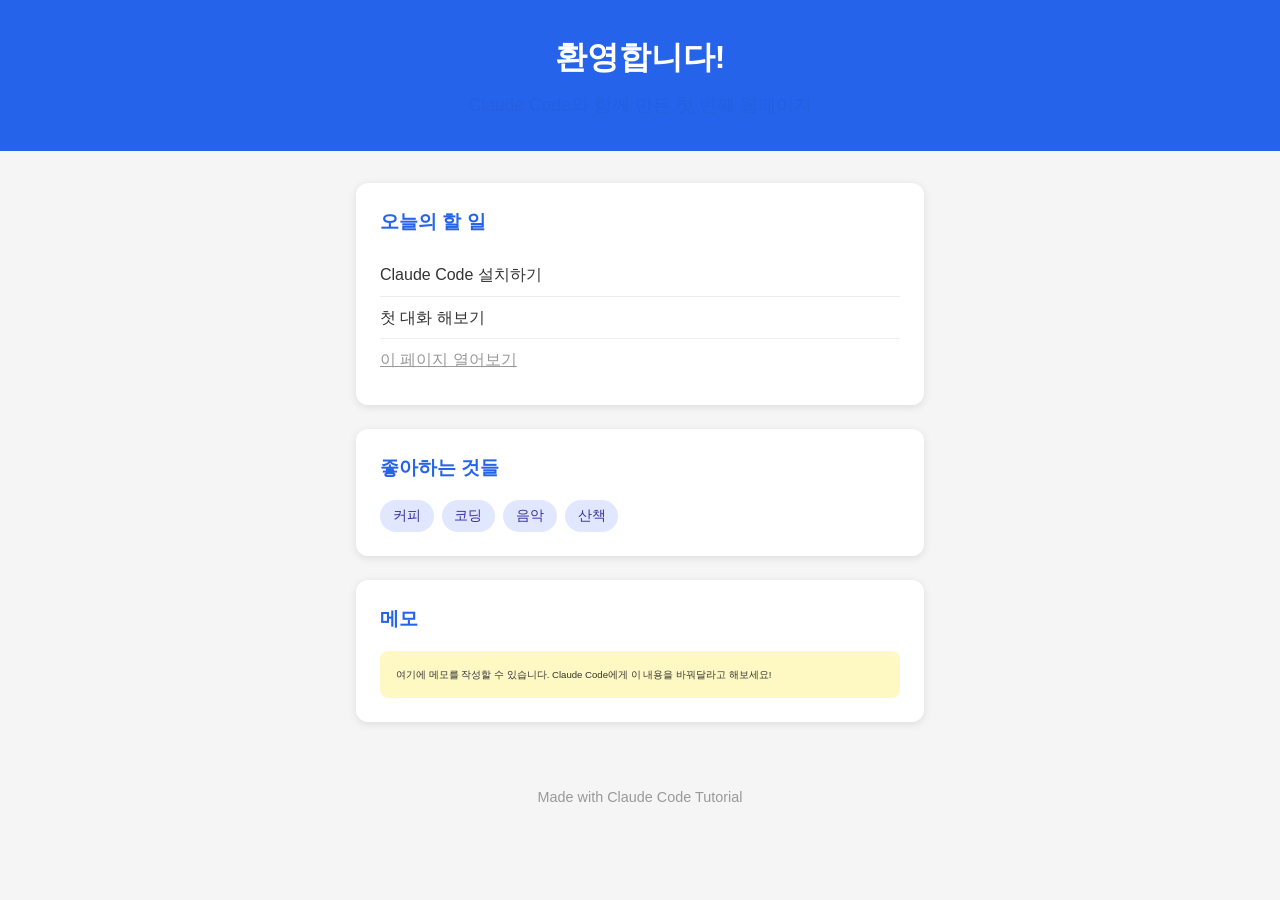
<file: tutorial/sandbox/hello-world/index.html>
<!DOCTYPE html>
<html lang="ko">
<head>
  <meta charset="UTF-8">
  <meta name="viewport" content="width=device-width, initial-scale=1.0">
  <title>나의 첫 웹페이지</title>
  <link rel="stylesheet" href="style.css">
</head>
<body>
  <header>
    <h1>환영합니다!</h1>
    <p class="subtitle">Claude Code와 함께 만든 첫 번째 웹페이지</p>
  </header>

  <main>
    <section class="card">
      <h2>오늘의 할 일</h2>
      <ul>
        <li>Claude Code 설치하기</li>
        <li>첫 대화 해보기</li>
        <li class="done">이 페이지 열어보기</li>
      </ul>
    </section>

    <section class="card">
      <h2>좋아하는 것들</h2>
      <div class="tags">
        <span class="tag">커피</span>
        <span class="tag">코딩</span>
        <span class="tag">음악</span>
        <span class="tag">산책</span>
      </div>
    </section>

    <section class="card">
      <h2>메모</h2>
      <p class="memo">여기에 메모를 작성할 수 있습니다. Claude Code에게 이 내용을 바꿔달라고 해보세요!</p>
    </section>
  </main>

  <footer>
    <p>Made with Claude Code Tutorial</p>
  </footer>
</body>
</html>
</file>
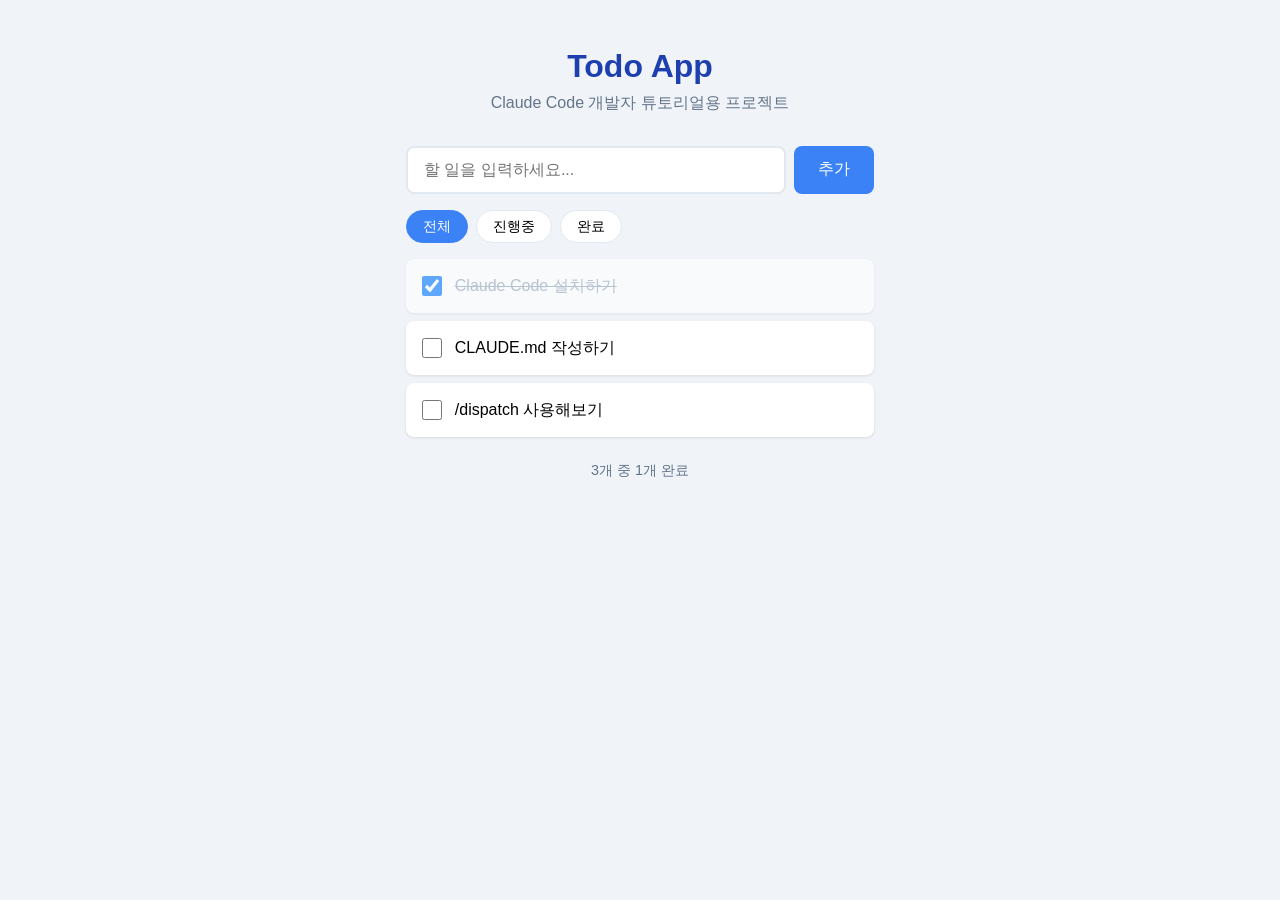
<file: tutorial/sandbox/todo-app/index.html>
<!DOCTYPE html>
<html lang="ko">
<head>
  <meta charset="UTF-8">
  <meta name="viewport" content="width=device-width, initial-scale=1.0">
  <title>Todo App</title>
  <link rel="stylesheet" href="style.css">
</head>
<body>
  <div id="app">
    <header>
      <h1>Todo App</h1>
      <p>Claude Code 개발자 튜토리얼용 프로젝트</p>
    </header>

    <div class="input-area">
      <input type="text" id="todoInput" placeholder="할 일을 입력하세요...">
      <button id="addBtn" onclick="addTodo()">추가</button>
    </div>

    <div class="filters">
      <button class="filter active" onclick="filterTodos('all')">전체</button>
      <button class="filter" onclick="filterTodos('active')">진행중</button>
      <button class="filter" onclick="filterTodos('done')">완료</button>
    </div>

    <ul id="todoList"></ul>

    <div class="stats">
      <span id="totalCount">0</span>개 중 <span id="doneCount">0</span>개 완료
    </div>
  </div>

  <script src="app.js"></script>
</body>
</html>
</file>
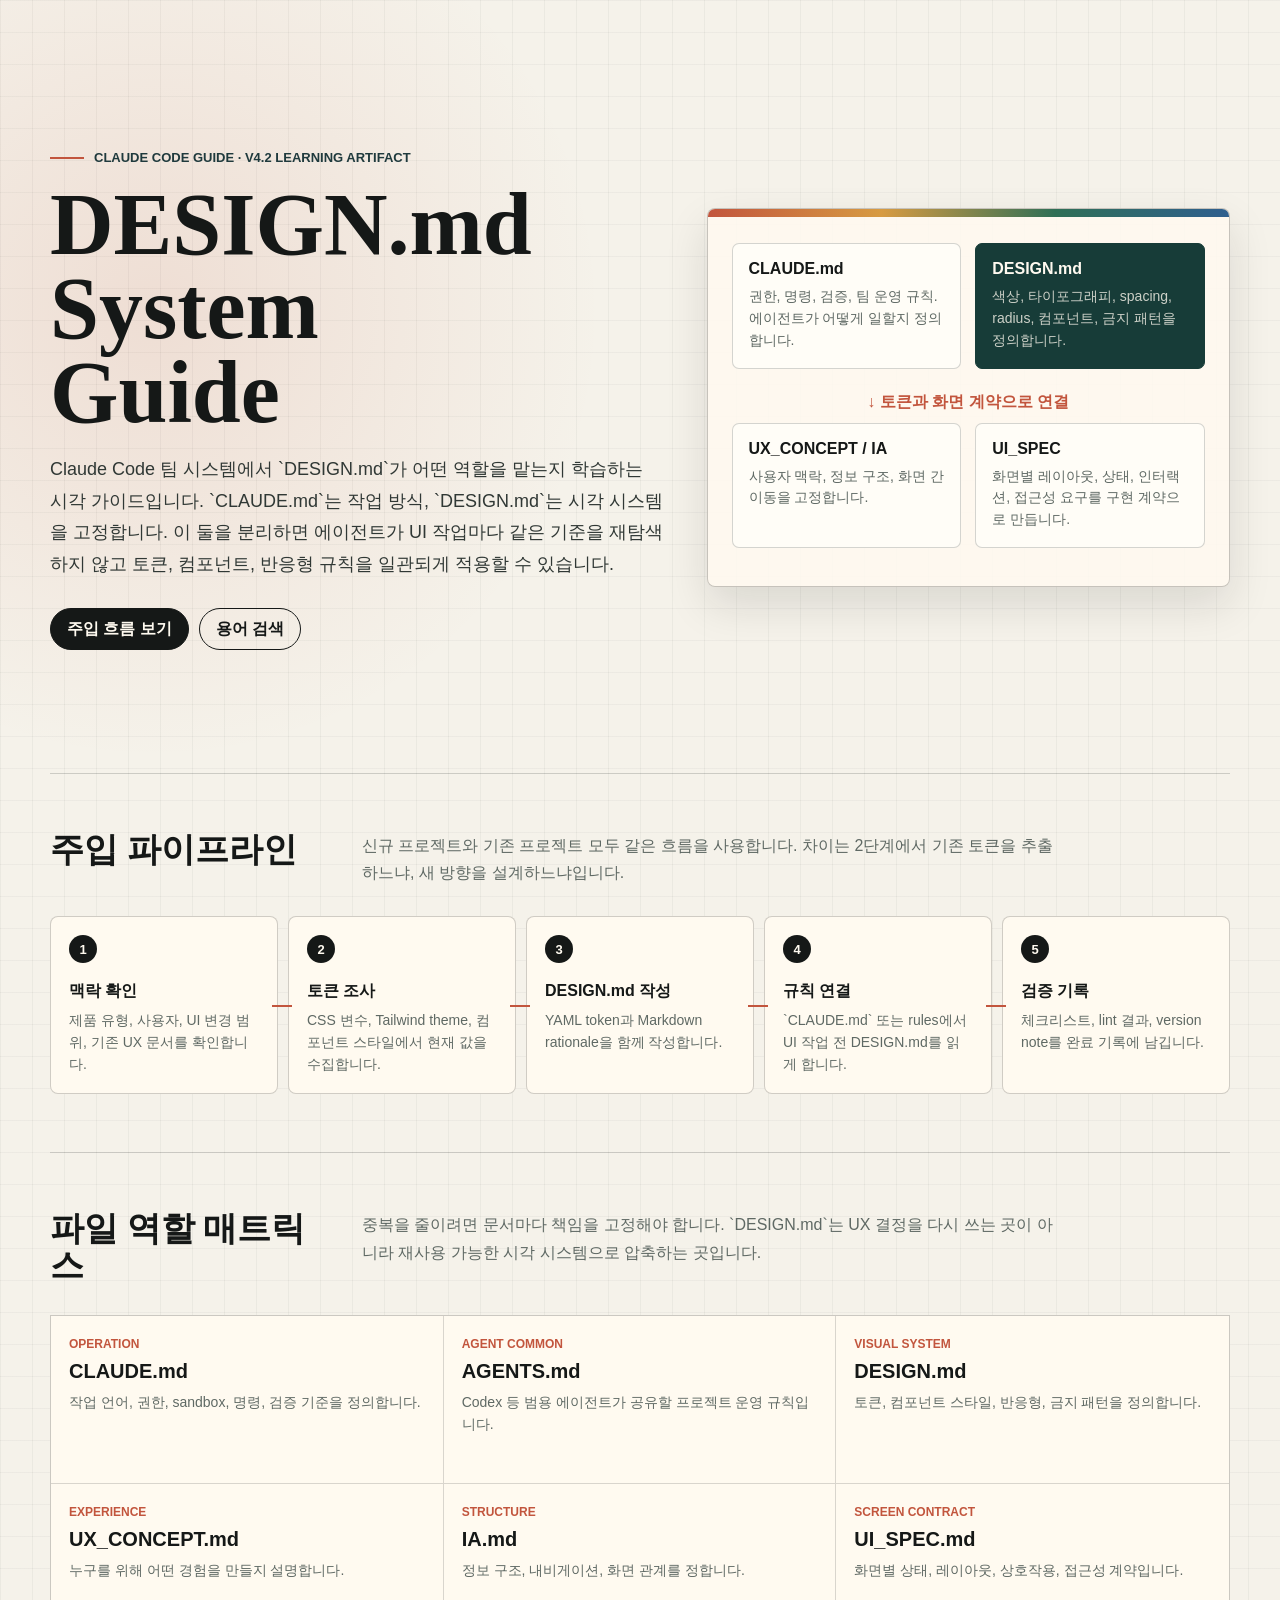
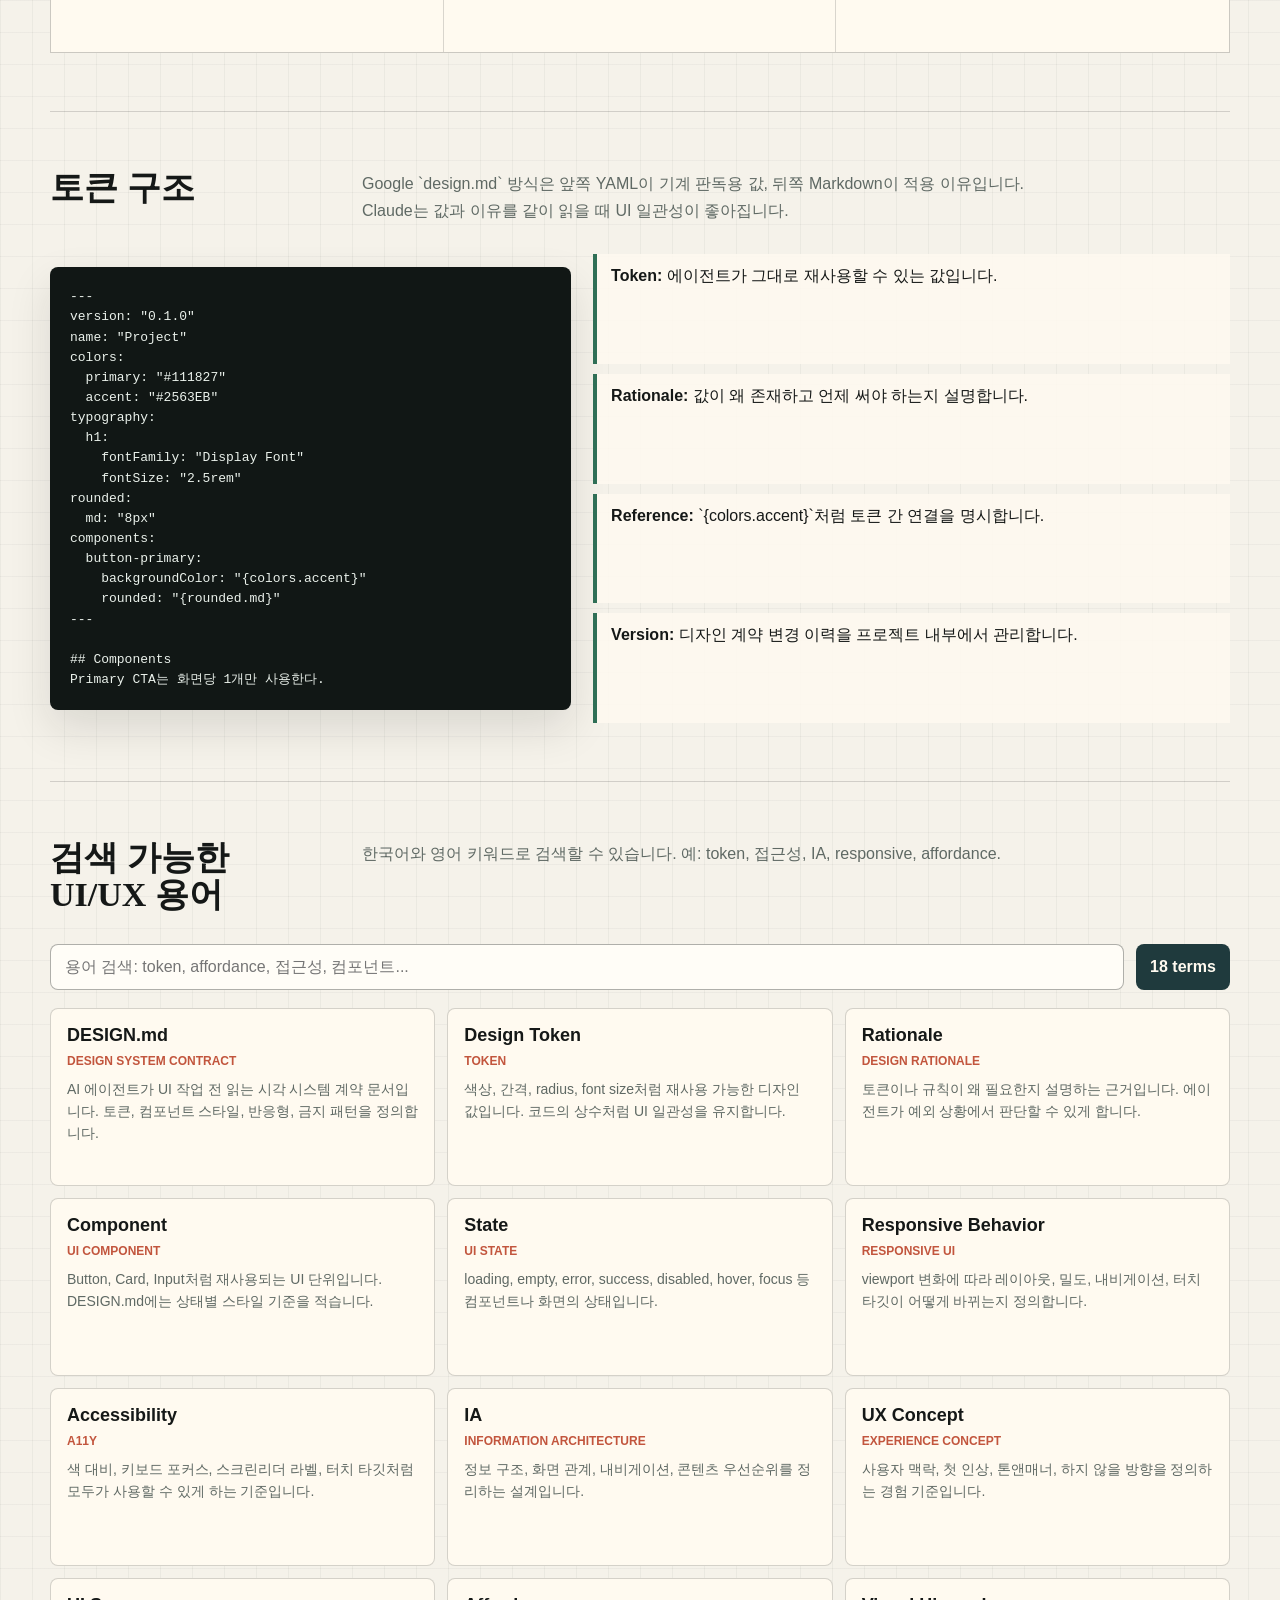
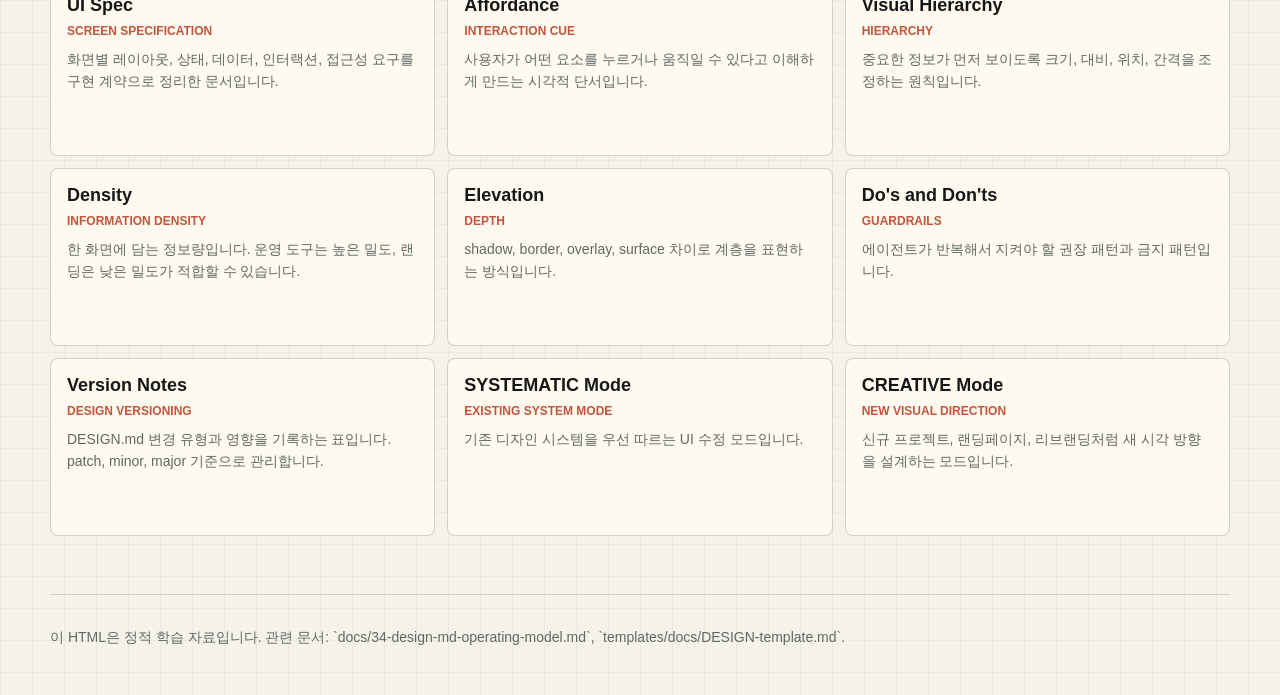
<file: docs/design-md-system-guide.html>
<!doctype html>
<html lang="ko">
<head>
  <meta charset="utf-8">
  <meta name="viewport" content="width=device-width, initial-scale=1">
  <title>DESIGN.md System Guide - Claude Code Guide</title>
  <style>
    :root {
      --ink: #151817;
      --muted: #5f6964;
      --line: #cfd8d2;
      --paper: #f5f2ea;
      --surface: #fffaf0;
      --steel: #1f3a3d;
      --moss: #2f6f56;
      --signal: #c2553d;
      --amber: #d79b42;
      --blue: #2f5f8f;
      --shadow: 0 18px 44px rgba(21, 24, 23, .12);
      --radius: 8px;
    }

    * { box-sizing: border-box; }

    html {
      scroll-behavior: smooth;
      background: var(--paper);
      color: var(--ink);
      font-family: "Aptos", "Noto Sans KR", "Apple SD Gothic Neo", sans-serif;
    }

    body {
      margin: 0;
      min-height: 100vh;
      background:
        linear-gradient(90deg, rgba(21, 24, 23, .045) 1px, transparent 1px) 0 0 / 32px 32px,
        linear-gradient(rgba(21, 24, 23, .035) 1px, transparent 1px) 0 0 / 32px 32px,
        radial-gradient(circle at 12% 8%, rgba(194, 85, 61, .13), transparent 28rem),
        var(--paper);
    }

    a { color: inherit; }

    .shell {
      width: min(1180px, calc(100% - 32px));
      margin: 0 auto;
    }

    .hero {
      min-height: 86vh;
      display: grid;
      grid-template-columns: 1.08fr .92fr;
      gap: 42px;
      align-items: center;
      padding: 56px 0 34px;
      border-bottom: 1px solid rgba(21, 24, 23, .18);
    }

    .eyebrow {
      display: inline-flex;
      align-items: center;
      gap: 10px;
      color: var(--steel);
      font-size: 13px;
      font-weight: 800;
      text-transform: uppercase;
      letter-spacing: 0;
    }

    .eyebrow::before {
      content: "";
      width: 34px;
      height: 2px;
      background: var(--signal);
    }

    h1 {
      margin: 18px 0 20px;
      font-family: "Georgia", "Noto Serif KR", serif;
      font-size: clamp(42px, 7vw, 88px);
      line-height: .95;
      letter-spacing: 0;
      max-width: 10ch;
    }

    .lead {
      max-width: 68ch;
      color: #303835;
      font-size: 18px;
      line-height: 1.75;
    }

    .hero-actions {
      display: flex;
      flex-wrap: wrap;
      gap: 10px;
      margin-top: 28px;
    }

    .button {
      display: inline-flex;
      align-items: center;
      min-height: 42px;
      padding: 0 16px;
      border: 1px solid var(--ink);
      border-radius: 999px;
      background: var(--ink);
      color: var(--surface);
      font-weight: 800;
      text-decoration: none;
    }

    .button.secondary {
      background: transparent;
      color: var(--ink);
    }

    .panel {
      position: relative;
      border: 1px solid rgba(21, 24, 23, .24);
      border-radius: var(--radius);
      background: rgba(255, 250, 240, .86);
      box-shadow: var(--shadow);
      overflow: hidden;
    }

    .panel::before {
      content: "";
      position: absolute;
      inset: 0 0 auto;
      height: 8px;
      background: linear-gradient(90deg, var(--signal), var(--amber), var(--moss), var(--blue));
    }

    .stack-map {
      padding: 34px 24px 24px;
    }

    .map-row {
      display: grid;
      grid-template-columns: 1fr 1fr;
      gap: 14px;
      margin-bottom: 14px;
    }

    .node {
      min-height: 112px;
      padding: 16px;
      border: 1px solid rgba(21, 24, 23, .18);
      background: #fffdf7;
      border-radius: 7px;
    }

    .node strong {
      display: block;
      margin-bottom: 8px;
      font-size: 16px;
    }

    .node p {
      margin: 0;
      color: var(--muted);
      font-size: 14px;
      line-height: 1.55;
    }

    .node.design {
      background: #173c38;
      color: #fffaf0;
      border-color: #173c38;
    }

    .node.design p { color: rgba(255, 250, 240, .78); }

    .arrow {
      display: grid;
      place-items: center;
      min-height: 40px;
      color: var(--signal);
      font-weight: 900;
    }

    section {
      padding: 58px 0;
      border-bottom: 1px solid rgba(21, 24, 23, .16);
    }

    .section-head {
      display: grid;
      grid-template-columns: minmax(180px, 280px) 1fr;
      gap: 32px;
      margin-bottom: 30px;
    }

    h2 {
      margin: 0;
      font-family: "Georgia", "Noto Serif KR", serif;
      font-size: 34px;
      line-height: 1.08;
      letter-spacing: 0;
    }

    .section-head p {
      margin: 0;
      color: var(--muted);
      line-height: 1.7;
      max-width: 78ch;
    }

    .rail {
      display: grid;
      grid-template-columns: repeat(5, 1fr);
      gap: 10px;
      align-items: stretch;
    }

    .step {
      position: relative;
      min-height: 168px;
      padding: 18px;
      border: 1px solid rgba(21, 24, 23, .2);
      border-radius: var(--radius);
      background: var(--surface);
    }

    .step::after {
      content: "";
      position: absolute;
      right: -15px;
      top: 50%;
      width: 20px;
      height: 2px;
      background: var(--signal);
      z-index: 1;
    }

    .step:last-child::after { display: none; }

    .step b {
      display: inline-grid;
      place-items: center;
      width: 28px;
      height: 28px;
      margin-bottom: 18px;
      border-radius: 50%;
      background: var(--ink);
      color: var(--surface);
      font-size: 13px;
    }

    .step strong {
      display: block;
      margin-bottom: 8px;
    }

    .step span {
      color: var(--muted);
      font-size: 14px;
      line-height: 1.55;
    }

    .matrix {
      display: grid;
      grid-template-columns: repeat(3, 1fr);
      border: 1px solid rgba(21, 24, 23, .22);
      background: var(--surface);
    }

    .cell {
      min-height: 168px;
      padding: 18px;
      border-right: 1px solid rgba(21, 24, 23, .16);
      border-bottom: 1px solid rgba(21, 24, 23, .16);
    }

    .cell:nth-child(3n) { border-right: 0; }
    .cell:nth-last-child(-n+3) { border-bottom: 0; }

    .cell .label {
      color: var(--signal);
      font-size: 12px;
      font-weight: 900;
      text-transform: uppercase;
    }

    .cell h3 {
      margin: 8px 0;
      font-size: 20px;
    }

    .cell p {
      margin: 0;
      color: var(--muted);
      line-height: 1.6;
      font-size: 14px;
    }

    .split {
      display: grid;
      grid-template-columns: .9fr 1.1fr;
      gap: 22px;
    }

    .codebox {
      padding: 20px;
      border-radius: var(--radius);
      background: #111715;
      color: #eaf1eb;
      overflow-x: auto;
      font-family: "Cascadia Mono", "Menlo", monospace;
      font-size: 13px;
      line-height: 1.55;
      box-shadow: var(--shadow);
    }

    .checklist {
      display: grid;
      gap: 10px;
      margin: 0;
      padding: 0;
      list-style: none;
    }

    .checklist li {
      padding: 12px 14px;
      border-left: 4px solid var(--moss);
      background: rgba(255, 250, 240, .86);
    }

    .glossary-tools {
      display: grid;
      grid-template-columns: 1fr auto;
      gap: 12px;
      margin-bottom: 18px;
    }

    .search {
      min-height: 46px;
      width: 100%;
      padding: 0 14px;
      border: 1px solid rgba(21, 24, 23, .34);
      border-radius: var(--radius);
      background: #fffdf7;
      color: var(--ink);
      font: inherit;
    }

    .count {
      display: inline-grid;
      place-items: center;
      min-width: 94px;
      padding: 0 14px;
      border-radius: var(--radius);
      background: var(--steel);
      color: var(--surface);
      font-weight: 900;
    }

    .terms {
      display: grid;
      grid-template-columns: repeat(3, 1fr);
      gap: 12px;
    }

    .term {
      min-height: 178px;
      padding: 16px;
      border: 1px solid rgba(21, 24, 23, .18);
      border-radius: var(--radius);
      background: var(--surface);
    }

    .term h3 {
      margin: 0 0 8px;
      font-size: 18px;
    }

    .term .en {
      display: block;
      color: var(--signal);
      font-size: 12px;
      font-weight: 900;
      text-transform: uppercase;
      margin-bottom: 10px;
    }

    .term p {
      margin: 0;
      color: var(--muted);
      font-size: 14px;
      line-height: 1.6;
    }

    .term mark {
      background: rgba(215, 155, 66, .34);
      color: inherit;
      padding: 0 2px;
    }

    footer {
      padding: 34px 0 48px;
      color: var(--muted);
      font-size: 14px;
    }

    @media (max-width: 900px) {
      .hero,
      .section-head,
      .split {
        grid-template-columns: 1fr;
      }

      .rail,
      .terms {
        grid-template-columns: 1fr 1fr;
      }

      .matrix {
        grid-template-columns: 1fr;
      }

      .cell,
      .cell:nth-child(3n),
      .cell:nth-last-child(-n+3) {
        border-right: 0;
        border-bottom: 1px solid rgba(21, 24, 23, .16);
      }
    }

    @media (max-width: 620px) {
      .shell { width: min(100% - 22px, 1180px); }
      .hero { min-height: auto; padding-top: 34px; }
      h1 { font-size: 44px; }
      .lead { font-size: 16px; }
      .map-row,
      .rail,
      .terms,
      .glossary-tools {
        grid-template-columns: 1fr;
      }
      .step::after { display: none; }
      .button { width: 100%; justify-content: center; }
    }
  </style>
</head>
<body>
  <main class="shell">
    <header class="hero">
      <div>
        <span class="eyebrow">Claude Code Guide · v4.2 Learning Artifact</span>
        <h1>DESIGN.md System Guide</h1>
        <p class="lead">
          Claude Code 팀 시스템에서 `DESIGN.md`가 어떤 역할을 맡는지 학습하는 시각 가이드입니다.
          `CLAUDE.md`는 작업 방식, `DESIGN.md`는 시각 시스템을 고정합니다. 이 둘을 분리하면
          에이전트가 UI 작업마다 같은 기준을 재탐색하지 않고 토큰, 컴포넌트, 반응형 규칙을 일관되게 적용할 수 있습니다.
        </p>
        <div class="hero-actions">
          <a class="button" href="#pipeline">주입 흐름 보기</a>
          <a class="button secondary" href="#glossary">용어 검색</a>
        </div>
      </div>
      <div class="panel stack-map" aria-label="DESIGN.md relationship map">
        <div class="map-row">
          <div class="node">
            <strong>CLAUDE.md</strong>
            <p>권한, 명령, 검증, 팀 운영 규칙. 에이전트가 어떻게 일할지 정의합니다.</p>
          </div>
          <div class="node design">
            <strong>DESIGN.md</strong>
            <p>색상, 타이포그래피, spacing, radius, 컴포넌트, 금지 패턴을 정의합니다.</p>
          </div>
        </div>
        <div class="arrow">↓ 토큰과 화면 계약으로 연결</div>
        <div class="map-row">
          <div class="node">
            <strong>UX_CONCEPT / IA</strong>
            <p>사용자 맥락, 정보 구조, 화면 간 이동을 고정합니다.</p>
          </div>
          <div class="node">
            <strong>UI_SPEC</strong>
            <p>화면별 레이아웃, 상태, 인터랙션, 접근성 요구를 구현 계약으로 만듭니다.</p>
          </div>
        </div>
      </div>
    </header>

    <section id="pipeline">
      <div class="section-head">
        <h2>주입 파이프라인</h2>
        <p>신규 프로젝트와 기존 프로젝트 모두 같은 흐름을 사용합니다. 차이는 2단계에서 기존 토큰을 추출하느냐, 새 방향을 설계하느냐입니다.</p>
      </div>
      <div class="rail">
        <div class="step"><b>1</b><strong>맥락 확인</strong><span>제품 유형, 사용자, UI 변경 범위, 기존 UX 문서를 확인합니다.</span></div>
        <div class="step"><b>2</b><strong>토큰 조사</strong><span>CSS 변수, Tailwind theme, 컴포넌트 스타일에서 현재 값을 수집합니다.</span></div>
        <div class="step"><b>3</b><strong>DESIGN.md 작성</strong><span>YAML token과 Markdown rationale을 함께 작성합니다.</span></div>
        <div class="step"><b>4</b><strong>규칙 연결</strong><span>`CLAUDE.md` 또는 rules에서 UI 작업 전 DESIGN.md를 읽게 합니다.</span></div>
        <div class="step"><b>5</b><strong>검증 기록</strong><span>체크리스트, lint 결과, version note를 완료 기록에 남깁니다.</span></div>
      </div>
    </section>

    <section>
      <div class="section-head">
        <h2>파일 역할 매트릭스</h2>
        <p>중복을 줄이려면 문서마다 책임을 고정해야 합니다. `DESIGN.md`는 UX 결정을 다시 쓰는 곳이 아니라 재사용 가능한 시각 시스템으로 압축하는 곳입니다.</p>
      </div>
      <div class="matrix">
        <div class="cell"><span class="label">Operation</span><h3>CLAUDE.md</h3><p>작업 언어, 권한, sandbox, 명령, 검증 기준을 정의합니다.</p></div>
        <div class="cell"><span class="label">Agent Common</span><h3>AGENTS.md</h3><p>Codex 등 범용 에이전트가 공유할 프로젝트 운영 규칙입니다.</p></div>
        <div class="cell"><span class="label">Visual System</span><h3>DESIGN.md</h3><p>토큰, 컴포넌트 스타일, 반응형, 금지 패턴을 정의합니다.</p></div>
        <div class="cell"><span class="label">Experience</span><h3>UX_CONCEPT.md</h3><p>누구를 위해 어떤 경험을 만들지 설명합니다.</p></div>
        <div class="cell"><span class="label">Structure</span><h3>IA.md</h3><p>정보 구조, 내비게이션, 화면 관계를 정합니다.</p></div>
        <div class="cell"><span class="label">Screen Contract</span><h3>UI_SPEC.md</h3><p>화면별 상태, 레이아웃, 상호작용, 접근성 계약입니다.</p></div>
      </div>
    </section>

    <section>
      <div class="section-head">
        <h2>토큰 구조</h2>
        <p>Google `design.md` 방식은 앞쪽 YAML이 기계 판독용 값, 뒤쪽 Markdown이 적용 이유입니다. Claude는 값과 이유를 같이 읽을 때 UI 일관성이 좋아집니다.</p>
      </div>
      <div class="split">
        <pre class="codebox"><code>---
version: "0.1.0"
name: "Project"
colors:
  primary: "#111827"
  accent: "#2563EB"
typography:
  h1:
    fontFamily: "Display Font"
    fontSize: "2.5rem"
rounded:
  md: "8px"
components:
  button-primary:
    backgroundColor: "{colors.accent}"
    rounded: "{rounded.md}"
---

## Components
Primary CTA는 화면당 1개만 사용한다.</code></pre>
        <ul class="checklist">
          <li><strong>Token:</strong> 에이전트가 그대로 재사용할 수 있는 값입니다.</li>
          <li><strong>Rationale:</strong> 값이 왜 존재하고 언제 써야 하는지 설명합니다.</li>
          <li><strong>Reference:</strong> `{colors.accent}`처럼 토큰 간 연결을 명시합니다.</li>
          <li><strong>Version:</strong> 디자인 계약 변경 이력을 프로젝트 내부에서 관리합니다.</li>
        </ul>
      </div>
    </section>

    <section id="glossary">
      <div class="section-head">
        <h2>검색 가능한 UI/UX 용어</h2>
        <p>한국어와 영어 키워드로 검색할 수 있습니다. 예: token, 접근성, IA, responsive, affordance.</p>
      </div>
      <div class="glossary-tools">
        <input id="termSearch" class="search" type="search" placeholder="용어 검색: token, affordance, 접근성, 컴포넌트..." aria-label="UI UX 용어 검색">
        <span id="termCount" class="count">0 terms</span>
      </div>
      <div id="terms" class="terms"></div>
    </section>
  </main>

  <footer class="shell">
    이 HTML은 정적 학습 자료입니다. 관련 문서: `docs/34-design-md-operating-model.md`, `templates/docs/DESIGN-template.md`.
  </footer>

  <script>
    const terms = [
      ["DESIGN.md", "Design system contract", "AI 에이전트가 UI 작업 전 읽는 시각 시스템 계약 문서입니다. 토큰, 컴포넌트 스타일, 반응형, 금지 패턴을 정의합니다."],
      ["Design Token", "Token", "색상, 간격, radius, font size처럼 재사용 가능한 디자인 값입니다. 코드의 상수처럼 UI 일관성을 유지합니다."],
      ["Rationale", "Design rationale", "토큰이나 규칙이 왜 필요한지 설명하는 근거입니다. 에이전트가 예외 상황에서 판단할 수 있게 합니다."],
      ["Component", "UI component", "Button, Card, Input처럼 재사용되는 UI 단위입니다. DESIGN.md에는 상태별 스타일 기준을 적습니다."],
      ["State", "UI state", "loading, empty, error, success, disabled, hover, focus 등 컴포넌트나 화면의 상태입니다."],
      ["Responsive Behavior", "Responsive UI", "viewport 변화에 따라 레이아웃, 밀도, 내비게이션, 터치 타깃이 어떻게 바뀌는지 정의합니다."],
      ["Accessibility", "A11y", "색 대비, 키보드 포커스, 스크린리더 라벨, 터치 타깃처럼 모두가 사용할 수 있게 하는 기준입니다."],
      ["IA", "Information Architecture", "정보 구조, 화면 관계, 내비게이션, 콘텐츠 우선순위를 정리하는 설계입니다."],
      ["UX Concept", "Experience concept", "사용자 맥락, 첫 인상, 톤앤매너, 하지 않을 방향을 정의하는 경험 기준입니다."],
      ["UI Spec", "Screen specification", "화면별 레이아웃, 상태, 데이터, 인터랙션, 접근성 요구를 구현 계약으로 정리한 문서입니다."],
      ["Affordance", "Interaction cue", "사용자가 어떤 요소를 누르거나 움직일 수 있다고 이해하게 만드는 시각적 단서입니다."],
      ["Visual Hierarchy", "Hierarchy", "중요한 정보가 먼저 보이도록 크기, 대비, 위치, 간격을 조정하는 원칙입니다."],
      ["Density", "Information density", "한 화면에 담는 정보량입니다. 운영 도구는 높은 밀도, 랜딩은 낮은 밀도가 적합할 수 있습니다."],
      ["Elevation", "Depth", "shadow, border, overlay, surface 차이로 계층을 표현하는 방식입니다."],
      ["Do's and Don'ts", "Guardrails", "에이전트가 반복해서 지켜야 할 권장 패턴과 금지 패턴입니다."],
      ["Version Notes", "Design versioning", "DESIGN.md 변경 유형과 영향을 기록하는 표입니다. patch, minor, major 기준으로 관리합니다."],
      ["SYSTEMATIC Mode", "Existing system mode", "기존 디자인 시스템을 우선 따르는 UI 수정 모드입니다."],
      ["CREATIVE Mode", "New visual direction", "신규 프로젝트, 랜딩페이지, 리브랜딩처럼 새 시각 방향을 설계하는 모드입니다."]
    ];

    const list = document.querySelector("#terms");
    const search = document.querySelector("#termSearch");
    const count = document.querySelector("#termCount");

    function highlight(text, query) {
      if (!query) return text;
      const safe = query.replace(/[.*+?^${}()|[\]\\]/g, "\\$&");
      return text.replace(new RegExp(safe, "ig"), match => `<mark>${match}</mark>`);
    }

    function render() {
      const query = search.value.trim().toLowerCase();
      const filtered = terms.filter(([ko, en, desc]) =>
        [ko, en, desc].join(" ").toLowerCase().includes(query)
      );
      count.textContent = `${filtered.length} terms`;
      list.innerHTML = filtered.map(([ko, en, desc]) => `
        <article class="term">
          <h3>${highlight(ko, query)}</h3>
          <span class="en">${highlight(en, query)}</span>
          <p>${highlight(desc, query)}</p>
        </article>
      `).join("");
    }

    search.addEventListener("input", render);
    render();
  </script>
</body>
</html>
</file>
<file: tutorial/sandbox/hello-world/style.css>
/* === 기본 스타일 === */
* {
  margin: 0;
  padding: 0;
  box-sizing: border-box;
}

body {
  font-family: -apple-system, BlinkMacSystemFont, "Segoe UI", sans-serif;
  background-color: #f5f5f5;
  color: #333;
  line-height: 1.6;
}

/* === 헤더 === */
header {
  background-color: #2563eb;
  color: white;
  text-align: center;
  padding: 2rem;
}

/* BUG: subtitle 색상이 배경과 거의 같아서 안 보임 */
.subtitle {
  color: #2460e0;
  margin-top: 0.5rem;
  font-size: 1.1rem;
}

/* === 메인 컨텐츠 === */
main {
  max-width: 600px;
  margin: 2rem auto;
  padding: 0 1rem;
  display: flex;
  flex-direction: column;
  gap: 1.5rem;
}

/* === 카드 === */
.card {
  background: white;
  border-radius: 12px;
  padding: 1.5rem;
  box-shadow: 0 2px 8px rgba(0, 0, 0, 0.1);
}

.card h2 {
  color: #2563eb;
  margin-bottom: 1rem;
  font-size: 1.2rem;
}

/* === 할 일 목록 === */
ul {
  list-style: none;
  padding: 0;
}

li {
  padding: 0.5rem 0;
  border-bottom: 1px solid #eee;
}

li:last-child {
  border-bottom: none;
}

/* BUG: done 클래스인데 취소선 대신 밑줄이 적용됨 */
.done {
  text-decoration: underline;
  color: #999;
}

/* === 태그 === */
.tags {
  display: flex;
  gap: 0.5rem;
  flex-wrap: wrap;
}

.tag {
  background-color: #e0e7ff;
  color: #3730a3;
  padding: 0.3rem 0.8rem;
  border-radius: 20px;
  font-size: 0.9rem;
}

/* === 메모 === */
.memo {
  background-color: #fef9c3;
  padding: 1rem;
  border-radius: 8px;
  /* BUG: 글자 크기가 너무 작음 */
  font-size: 0.6rem;
}

/* === 푸터 === */
footer {
  text-align: center;
  padding: 2rem;
  color: #999;
  font-size: 0.9rem;
}
</file>
<file: tutorial/sandbox/todo-app/style.css>
* {
  margin: 0;
  padding: 0;
  box-sizing: border-box;
}

body {
  font-family: -apple-system, BlinkMacSystemFont, "Segoe UI", sans-serif;
  background: #f0f4f8;
  min-height: 100vh;
  display: flex;
  justify-content: center;
  padding-top: 3rem;
}

#app {
  width: 100%;
  max-width: 500px;
  padding: 0 1rem;
}

header {
  text-align: center;
  margin-bottom: 2rem;
}

header h1 {
  color: #1e40af;
  font-size: 2rem;
}

header p {
  color: #64748b;
  margin-top: 0.5rem;
}

.input-area {
  display: flex;
  gap: 0.5rem;
  margin-bottom: 1rem;
}

#todoInput {
  flex: 1;
  padding: 0.8rem 1rem;
  border: 2px solid #e2e8f0;
  border-radius: 8px;
  font-size: 1rem;
  transition: border-color 0.2s;
}

#todoInput:focus {
  outline: none;
  border-color: #3b82f6;
}

#addBtn {
  padding: 0.8rem 1.5rem;
  background: #3b82f6;
  color: white;
  border: none;
  border-radius: 8px;
  font-size: 1rem;
  cursor: pointer;
  transition: background 0.2s;
}

#addBtn:hover {
  background: #2563eb;
}

.filters {
  display: flex;
  gap: 0.5rem;
  margin-bottom: 1rem;
}

.filter {
  padding: 0.4rem 1rem;
  border: 1px solid #e2e8f0;
  border-radius: 20px;
  background: white;
  cursor: pointer;
  font-size: 0.9rem;
  transition: all 0.2s;
}

.filter.active {
  background: #3b82f6;
  color: white;
  border-color: #3b82f6;
}

#todoList {
  list-style: none;
}

.todo-item {
  display: flex;
  align-items: center;
  gap: 0.8rem;
  padding: 1rem;
  background: white;
  border-radius: 8px;
  margin-bottom: 0.5rem;
  box-shadow: 0 1px 3px rgba(0,0,0,0.1);
  transition: opacity 0.2s;
}

.todo-item.done {
  opacity: 0.6;
}

.todo-item.done .todo-text {
  text-decoration: line-through;
  color: #94a3b8;
}

.todo-checkbox {
  width: 20px;
  height: 20px;
  cursor: pointer;
}

.todo-text {
  flex: 1;
  font-size: 1rem;
}

.todo-delete {
  background: none;
  border: none;
  color: #ef4444;
  cursor: pointer;
  font-size: 1.2rem;
  opacity: 0;
  transition: opacity 0.2s;
}

.todo-item:hover .todo-delete {
  opacity: 1;
}

.stats {
  text-align: center;
  padding: 1rem;
  color: #64748b;
  font-size: 0.9rem;
}
</file>
